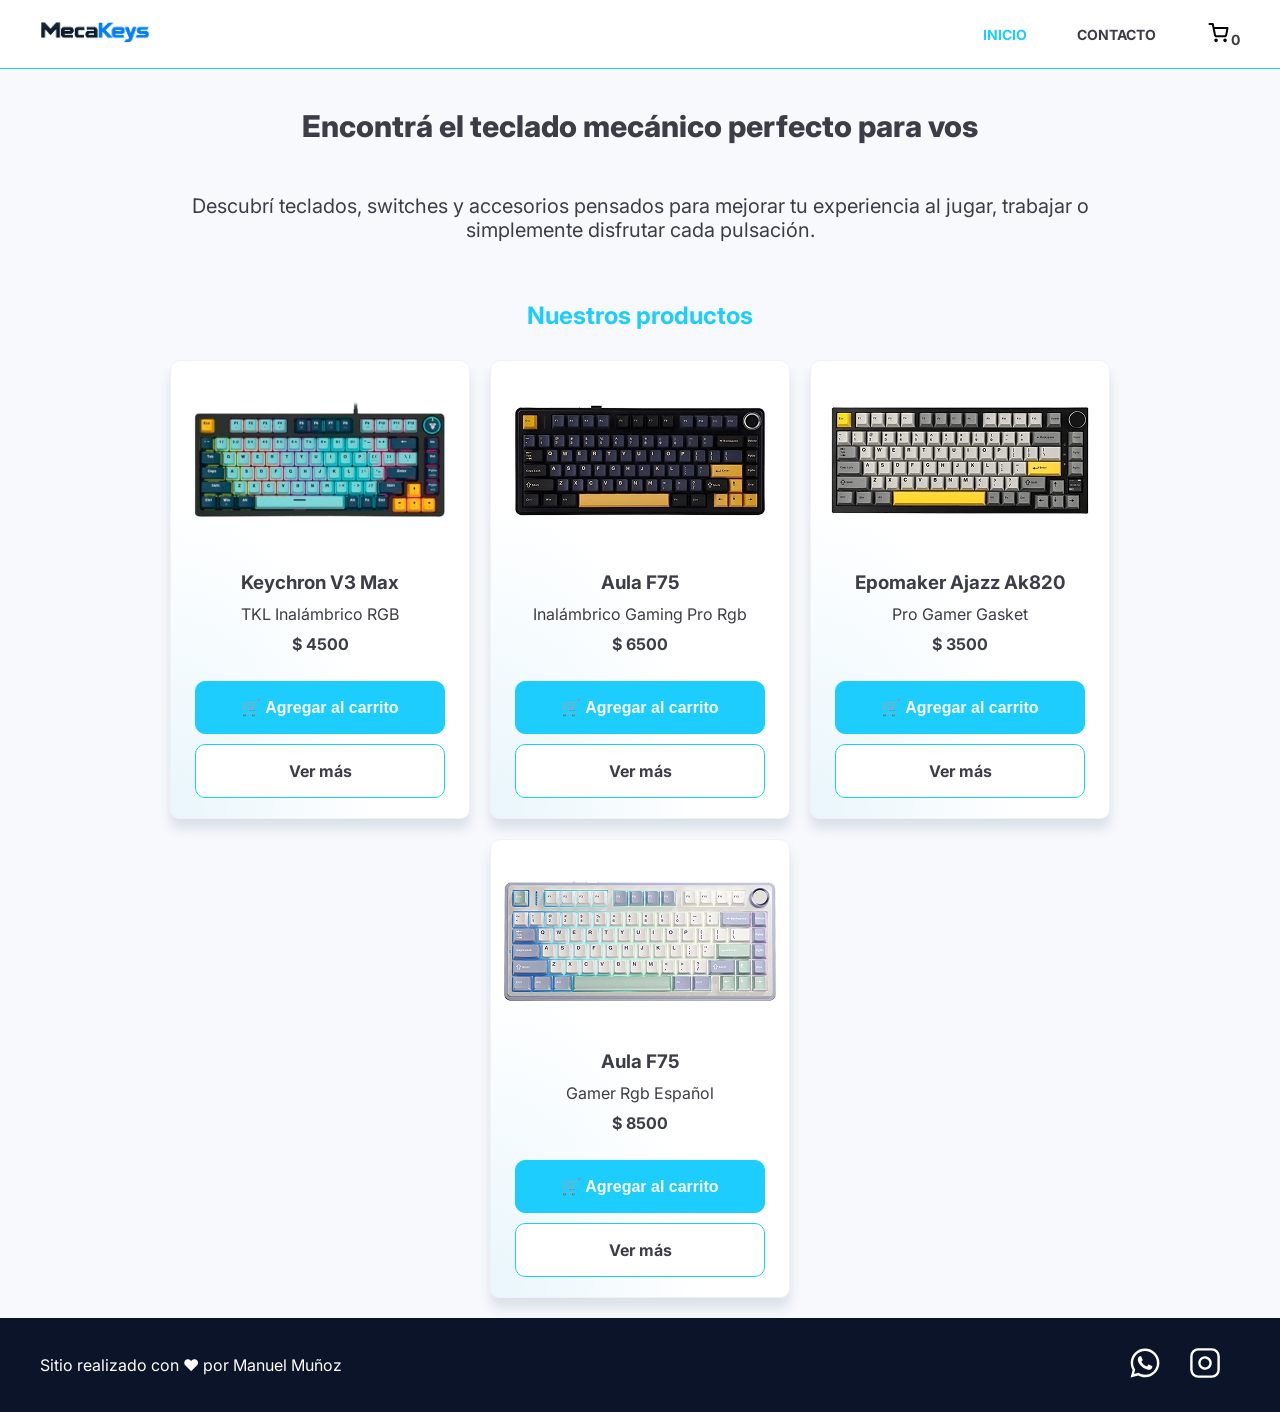
<file: index.html>
<!DOCTYPE html>
<html lang="es">
<head>
    <meta charset="UTF-8">
    <meta name="viewport" content="width=device-width, initial-scale=1.0">
    <title>Manuel Muñoz | TP C26236 </title>
    <!-- ------------------------------- Favicon ------------------------------- -->
    <link rel="icon" href="./img/favicon.png" sizes="any">
    <!-- ------------------------------- Fuentes ------------------------------- -->
    <link rel="preconnect" href="https://fonts.googleapis.com">
    <link rel="preconnect" href="https://fonts.gstatic.com" crossorigin>
    <link href="https://fonts.googleapis.com/css2?family=Inter:ital,opsz,wght@0,14..32,100..900;1,14..32,100..900&display=swap" rel="stylesheet">
    <!-- ------------------------------- Estilos ------------------------------- -->
    <link rel="stylesheet" href="./css/styles.css">
    <link rel="stylesheet" href="./css/media.css">
        
</head>
<body>
    <header>
        <div class="div-logo"><a class="logo" href="./index.html"><img src="./img/logo.webp" alt=""></a></div>
        <nav class="header-nav">
            <ul>
                <li><a class="active-nav" href="./index.html">Inicio</a></li>
                <li><a href="./pages/contacto.html">Contacto</a></li>
                <li><a class="icon-carrito carrito-icono" href="./pages/carrito.html"><img class="icon-nav" src="./img/carrito.svg" alt="carrito de compras"><span id="contador-carrito"></span></a></li>
            </ul>
        </nav>
    </header>
    <main>
        <section class="inicio">
            <h1 class="text-dark">Encontrá el teclado mecánico perfecto para vos</h1>
            <p class="parrafo text-dark">Descubrí teclados, switches y accesorios pensados para mejorar tu experiencia al jugar, trabajar o simplemente disfrutar cada pulsación.</p>

        </section>
        <section>
            <h2 class="titulo-productos text-secondary">Nuestros productos</h2>
            <div id="contenedor-tarjetas" class="contenedor-tarjetas">                
            </div>
        </section>
    </main>
    <footer>
        <p class="text-light">Sitio realizado con ❤️ por Manuel Muñoz</p>
        <nav>
            <ul class="footer-list">
                <li class="cursor-pointer"><a href="https://wa.me/1127374964?text=Hola%20estoy%20interesado%20en%20un%20tec" target="_blank"><img src="./img/whatsapp.svg" alt="Logo Whatsapp"></a></li>
                <li class="cursor-pointer"><a href="https://www.instagram.com/manumunoz875/" target="_blank"><img src="./img/instagram.svg" alt="Logo instagram"></a></li>
            </ul>
        </nav>
    </footer>
    <script type="module" src="./js/index.js"></script>
</body>
</html>
</file>
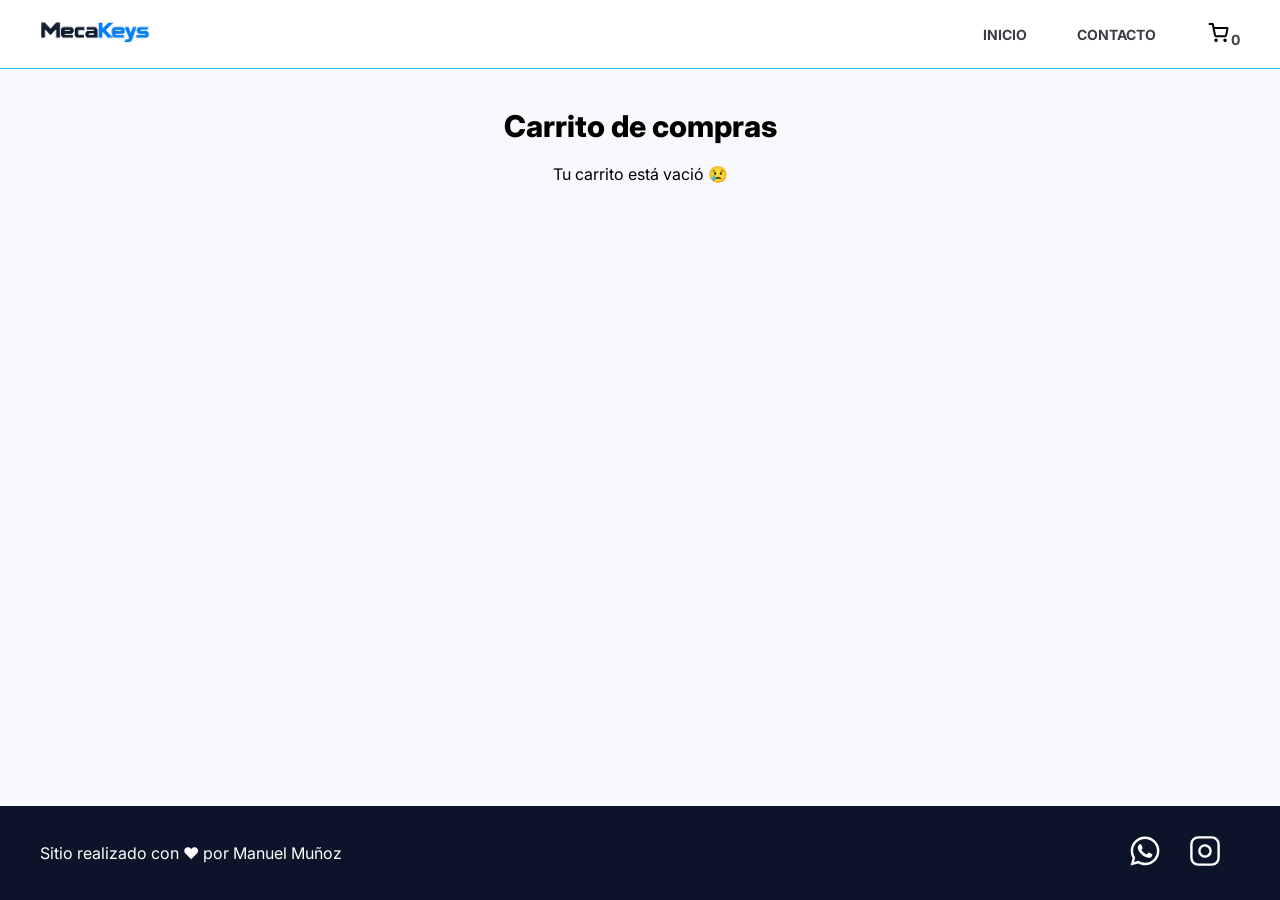
<file: pages/carrito.html>
<!DOCTYPE html>
<html lang="es">
<head>
    <meta charset="UTF-8">
    <meta name="viewport" content="width=device-width, initial-scale=1.0">
    <title>Manuel Muñoz | TP C26236 </title>
    <!-- ------------------------------- Favicon ------------------------------- -->
    <link rel="icon" href="../img/favicon.png" sizes="any">
    <!-- ------------------------------- Fuentes ------------------------------- -->
    <link rel="preconnect" href="https://fonts.googleapis.com">
    <link rel="preconnect" href="https://fonts.gstatic.com" crossorigin>
    <link href="https://fonts.googleapis.com/css2?family=Inter:ital,opsz,wght@0,14..32,100..900;1,14..32,100..900&display=swap" rel="stylesheet">
    <!-- ------------------------------- Estilos ------------------------------- -->
    <link rel="stylesheet" href="../css/styles.css">  
    <link rel="stylesheet" href="../css/media.css">  
</head>
<body>
    <header>
        <div class="div-logo"><a class="logo" href="../index.html"><img src="../img/logo.webp" alt=""></a></div>
        <nav class="header-nav">
            <ul>
                <li><a href="../index.html">Inicio</a></li>
                <li><a href="./contacto.html">Contacto</a></li>
                <li><a class="icon-carrito carrito-icono" href="./carrito.html"><img class="icon-nav" src="../img/carrito.svg" alt="carrito de compras"><span id="contador-carrito"></span></a></li>
            </ul>
        </nav>
    </header>
    <main>
        <h1 class="titulo-contacto">Carrito de compras</h1>
        <section id="contenedor-carrito" class="contenedor-tarjetas">
            <!-- Productos en el carrito -->           
            
        </section>
        <section id="acciones-carrito" class="acciones-carrito">

        </section>

        <section id="resumen-carrito">

        </section>
        
    </main>
    <footer>
        <p class="text-light">Sitio realizado con ❤️ por Manuel Muñoz</p>
        <nav>
            <ul class="footer-list">
                <li class="cursor-pointer"><a href="https://wa.me/1127374964?text=Hola%20estoy%20interesado%20en%20un%20tec" target="_blank"><img src="../img/whatsapp.svg" alt="Logo Whatsapp"></a></li>
                <li class="cursor-pointer"><a href="https://www.instagram.com/manumunoz875/" target="_blank"><img src="../img/instagram.svg" alt="Logo instagram"></a></li>
            </ul>
        </nav>
    </footer>
    <script type="module" src="../js/carrito.js"></script>
</body>
</html>
</file>
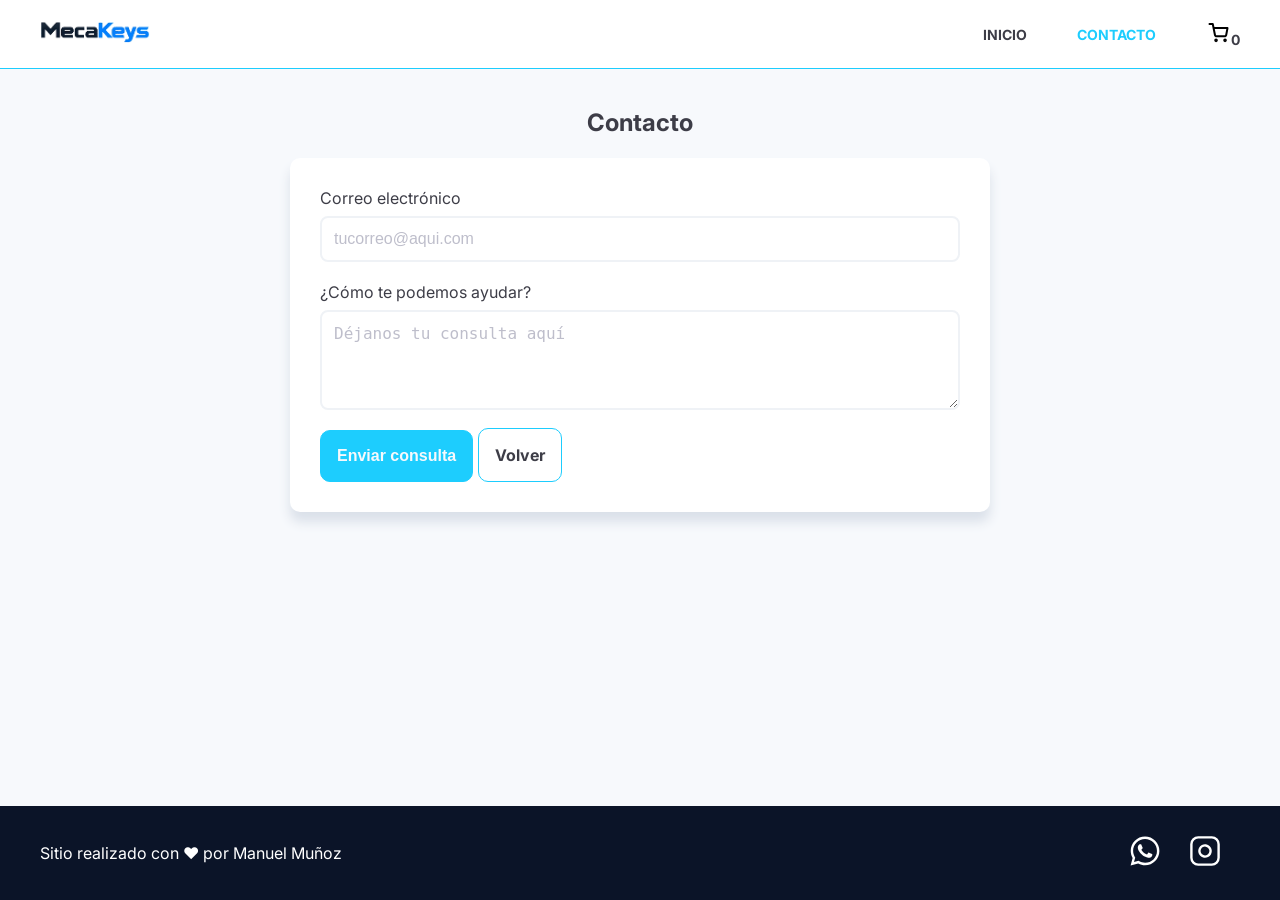
<file: pages/contacto.html>
<!DOCTYPE html>
<html lang="es">
<head>
    <meta charset="UTF-8">
    <meta name="viewport" content="width=device-width, initial-scale=1.0">
    <title>Manuel Muñoz | TP C26236 </title>
    <!-- ------------------------------- Favicon ------------------------------- -->
    <link rel="icon" href="../img/favicon.png" sizes="any">
    <!-- ------------------------------- Fuentes ------------------------------- -->
    <link rel="preconnect" href="https://fonts.googleapis.com">
    <link rel="preconnect" href="https://fonts.gstatic.com" crossorigin>
    <link href="https://fonts.googleapis.com/css2?family=Inter:ital,opsz,wght@0,14..32,100..900;1,14..32,100..900&display=swap" rel="stylesheet">
    <!-- ------------------------------- Estilos ------------------------------- -->
    <link rel="stylesheet" href="../css/styles.css">  
    <link rel="stylesheet" href="../css/media.css">   
</head>
<body>
    <header>
        <div class="div-logo"><a class="logo" href="../index.html"><img src="../img/logo.webp" alt=""></a></div>
        <nav class="header-nav">
            <ul>
                <li><a href="../index.html">Inicio</a></li>
                <li><a class="active-nav" href="./contacto.html">Contacto</a></li>
                <li><a class="icon-carrito carrito-icono" href="./carrito.html"><img class="icon-nav" src="../img/carrito.svg" alt="carrito de compras"><span id="contador-carrito"></span></a></li>
            </ul>
        </nav>
    </header>
    <main>
        <section class="contacto">
            <h2 class="titulo-contacto">Contacto</h2>        
            <form class="form-contacto" action="https://formspree.io/f/xvkglblw" method="post">
                <div class="grupo-input">
                    <label for="email">Correo electrónico</label>
                    <input id="email" type="email" name="email" placeholder="tucorreo@aqui.com">
                </div>
                <div class="grupo-input">
                    <label for="mensaje">¿Cómo te podemos ayudar?</label>
                    <textarea name="mensaje" id="message" placeholder="Déjanos tu consulta aquí"></textarea>
                </div>
                <div class="contenedor-btn">
                    <button class="btn bg-secondary cursor-pointer text-ligth comprar" type="submit">Enviar consulta</button>
                    <a class="btn bg-secondary cursor-pointer text-dark ver-mas" href="../index.html">Volver</a>
                </div>
            </form>
        </section>
    </main>
    <footer>
        <p class="text-light">Sitio realizado con ❤️ por Manuel Muñoz</p>
        <nav>
            <ul class="footer-list">
                <li class="cursor-pointer"><a href="https://wa.me/1127374964?text=Hola%20estoy%20interesado%20en%20un%20tec" target="_blank"><img src="../img/whatsapp.svg" alt="Logo Whatsapp"></a></li>
                <li class="cursor-pointer"><a href="https://www.instagram.com/manumunoz875/" target="_blank"><img src="../img/instagram.svg" alt="Logo instagram"></a></li>
            </ul>
        </nav>
    </footer>
    <script type="module" src="../js/contacto.js"></script>
</body>
</html>
</file>
<file: css/styles.css>
*{
    margin: 0;
    padding: 0;
    box-sizing: border-box;   
}
/* ------------------------------ 1 rem = 10px ------------------------------ */
html{
    font-size: 62.5%;
}
body{
    font-family: "Inter", sans-serif;
    font-optical-sizing: auto;
    font-size: 1.6rem;
    background-color: #F7F9FC;
    color: #000;
    display: flex;
    flex-direction: column;
    min-height: 100vh;
}
body::selection{
    background-color: #1dcdfe;
    color: #000;
}    
main{
    width: 80%;
    margin: auto;
    padding: 2rem 0;
    flex:1;
    display: flex;
    flex-direction: column;
    align-items: center;
}
h1{
    font-size: 3rem;
    font-weight: 800;
    line-height: 1.15;
    margin: 2rem 0;
}
h2{
    color: #3D3D47;
    font-size: 2.4rem;
    font-weight: 700;
    line-height: 1.2;
    text-align: center;
    margin: 3rem 0;
}
.btn{
    border:none;
    font-size: 1.6rem;
    font-weight: bold;
    padding: 1.6rem;
    border-radius: 1rem;
}
.text-bold{
    font-weight: 700;
}
.cursor-pointer{
    cursor:pointer;
}
.icon-nav{
    width: 2.5rem;
}

header, footer{
    background: #fff;
    color:#3D3D47;
    width: 100%;
    display: flex;
    justify-content: space-between;
    align-items: center;
}
header{
    border-bottom: .1rem solid #1dcdfe;
}
footer{
    padding: 1rem 4rem;
}
.div-logo{
    margin-left: 2rem;
    font-weight: bold;
}
.header-nav{
    margin-right: 2rem;
}
.logo img{
    width: 15rem;
    padding: 2rem;
}
.header-nav a{
    text-decoration: none;
    font-size: 1.4rem;
    font-weight: 700;
    color: #3D3D47;
    display: inline-block;
    padding: 2rem;
    text-transform: uppercase;
    transition: ease-in-out 150ms;
}
.header-nav a:hover, .header-nav a.active-nav{
    color:#1dcdfe;
}

.icon-carrito:hover{
    background-color: #1dcdfe;
}
.icon-carrito-active{
    background-color: #1dcdfe;
}
.icon-carrito:hover span{
    color:#fff;
}

.header-nav ul, footer .footer-list{
    list-style: none;
    display: flex;
    gap: 1rem;
    align-items: center;
}

.footer-list{
    padding: 1rem;
}
.footer-list li{
    padding: .5rem;
}
.footer-list li:hover{
    background: #1dcdfe;
    border-radius: 50%;
}
.footer-list img{
    width: 4rem;
}

/* -------------------------------------------------------------------------- */
/*                                   Colores                                  */
/* -------------------------------------------------------------------------- */
.bg-primary{
    background-color: #fff;
}
.bg-secondary{
 color: #F7F9FC; 
}
footer{
background-color: #0B1428;
}
.text-light{
 color: #fff; 
}
.text-dark{
 color: #3D3D47; 
}
.text-secondary{
 color: #1dcdfe;     
}

/* -------------------------------------------------------------------------- */
/*                                    Home                                    */
/* -------------------------------------------------------------------------- */

.inicio{
    display: flex;
    justify-content: center;
    align-items: center;
    flex-wrap: wrap;
    text-align: center;
}
.inicio h1{
    width: 100%;
}
.parrafo{
    width: 100%;
    font-size: 2rem;
    padding: 3rem;
}
.contenedor-tarjetas{
    display: flex;
    justify-content: center;
    gap: 2rem;
    /* -------- Para que se acomoden los hijos abajo si no tienen espacio ------- */
    flex-wrap: wrap;
}
.card{
    
    width: 30rem;
    border-radius: 1rem;

    /* ------------------- Oculta el sobrante de las imágenes ------------------- */
    overflow: hidden;
    display: flex;
    flex-direction: column;
    align-items: center;
    gap: 1rem;
    padding: 0 1rem 2rem 1rem;
    box-shadow: 0rem 1rem 1.2rem rgba(218, 224, 233, 1);
    transition: ease-in 150ms;
    text-align: center;
    border: .1rem solid #EFF2F6;
    background: radial-gradient(at 0% 100%, rgba(29, 205, 254, .06) 10px, #fff 50%);
    transition: ease-in-out 150ms;
}
.card:hover{
    border: .1rem solid rgba(29, 205, 254, .2);
    box-shadow: 0rem 1rem 1.2rem rgba(29, 205, 254, .5);
}
.card img{
    width: 100%;
    height: 20rem;
    object-fit: cover;
    text-align: center;
}

.card .contenedor-info{
    display: flex;
    flex-direction: column;
    width: 90%;
    min-height: 10rem;
    gap:1rem;
}
.contenedor-info p:last-child{
    font-weight: 700;
}
.card .contenedor-btn{
    display: flex;
    flex-direction: column;
    width: 90%;
    gap:1rem;
    text-align: center;
}
.contenedor-btn .comprar{
    background-color: #1dcdfe;
    border:.1rem solid #1dcdfe;
    transition: 200ms ease-in-out;
}
.contenedor-btn .comprar:hover{
    background-color: #fff; 
    border:.1rem solid #1dcdfe;
    color: #3D3D47;
}
.contenedor-btn .ver-mas{
    background-color: #fff; 
    border:.1rem solid #1dcdfe; 
    transition: 200ms ease-in-out;
    text-decoration: none;
}
.contenedor-btn .ver-mas:hover{
    background-color: rgba(29, 205, 254, .2);
    border:.1rem solid #1dcdfe;
}

/* -------------------------------------------------------------------------- */
/*                             Interna de producto                            */
/* -------------------------------------------------------------------------- */

.main-interna{
    gap: 5rem;
    padding-bottom: 5rem;
}
.producto{
    display: flex;
    align-items: center;
    gap: 2rem;
    flex-direction: row;
}
.producto .producto-imagen,.producto .producto-contenido{
    display: flex;
    flex-direction: column;
    gap: 2rem;
}
.producto-imagen img{
    max-width: 60rem;
}
.contenido-descripcion {
    display:flex;
    flex-direction: column;
    gap: 2rem;
}
section .interna-contenedor-info{
    display: flex;
    flex-direction: column;
    width: 100%;
    gap: 2rem;
}
section .interna-contenedor-info h2{
    margin: 1rem 0;    
    text-align: left;
}
section .interna-btn{
    display: flex;
    gap: 2rem;
}
.lista-descrip{
    list-style: square;
    list-style-position: inside;
}

/* -------------------------------------------------------------------------- */
/*                                  Contacto                                  */
/* -------------------------------------------------------------------------- */
.contacto{
    width: 100%;
    display: flex;
    flex-direction: column;
    align-items: center;
}
.titulo-contacto{
    margin: 2rem 0;
}
.form-contacto{
    background-color: #fff;
    color: #3D3D47;
    width: 100%;
    max-width: 70rem;
    font-size: 2rem;
    padding: 3rem;
    border-radius: 1rem;
    box-shadow: 0rem 1rem 1.2rem rgba(218, 224, 233, 1);
}
.grupo-input{
    display: flex;
    flex-direction: column;
    gap:.8rem;
    margin-bottom: 2rem;
}
.grupo-input input, .grupo-input textarea{
    width: 100%;
    padding: 1.2rem;
    font-size: 1.6rem;
    color: #3D3D47;
    background-color: #fff;
    border: .2rem solid #EFF2F6;
    border-radius:.8rem;
    outline:none;
}
.grupo-input input::placeholder, .grupo-input textarea::placeholder{
    color: #bebecb;
}
.grupo-input textarea{
    min-height: 10rem;
    resize: vertical;
}
.grupo-input label{
    font-size: 1.6rem;
}
/* -------------------------------------------------------------------------- */
/*                                   Carrito                                  */
/* -------------------------------------------------------------------------- */
.carrito{
    width: 100%;
    display: flex;
    flex-direction: column;
    align-items: center;
    gap:2rem;
}
.acciones-carrito{
    display: flex;
    justify-content: center;
    align-items: center;
    padding: 3rem;
}
.btnEliminar{
    background-color: #e6e6e6;
    color: #000;
}
.btnEliminar:hover{
    background-color: #3D3D47;
    color: #fff;
}
</file>
<file: css/media.css>
@media (max-width:1200px){
    .producto{
        flex-direction: column;
    }
    .producto-imagen img{
        max-width: 100%;
    }
}
@media (max-width:768px){
    main{
        width: 90%;
    }
    header, footer{
        flex-direction: column;
    }
    .header-nav {
        margin-right: 0;
    }
    .div-logo {
        margin-left: 0rem;
    }
    .logo img {
        padding: 2rem 0 0 0;
    }

}
</file>
